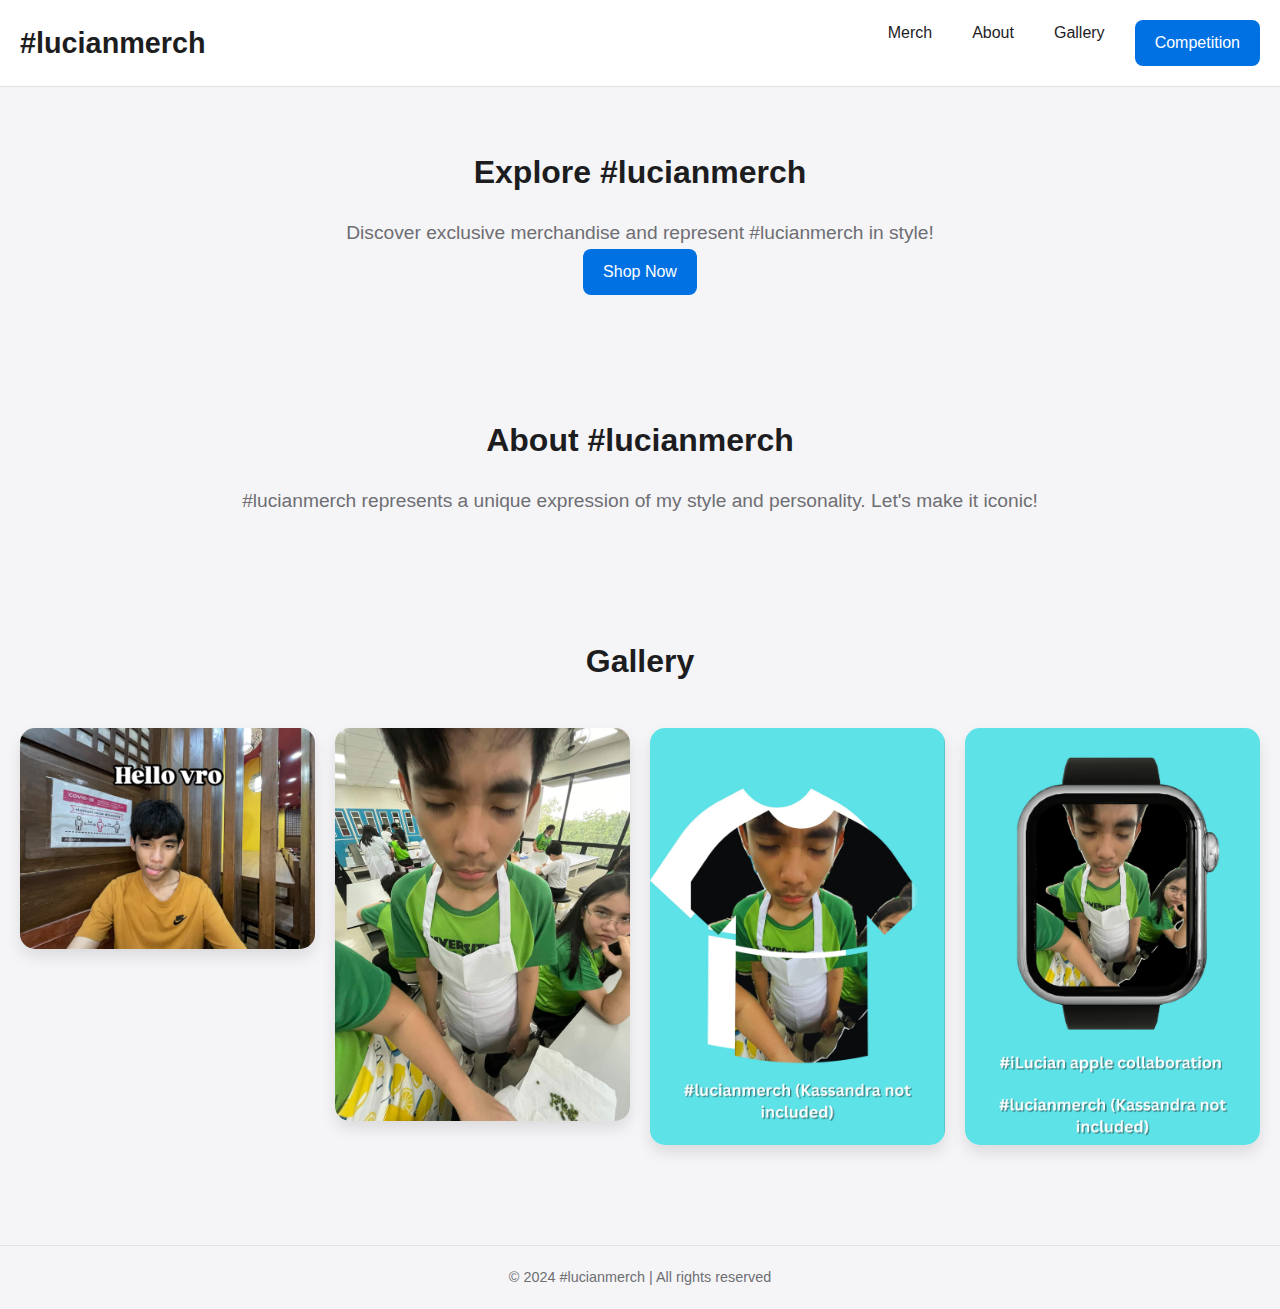
<file: index.html>
<!DOCTYPE html>
<html lang="en">
<head>
  <meta charset="UTF-8">
  <meta name="viewport" content="width=device-width, initial-scale=1.0">
  <title>#lucianmerch</title>
  <link rel="stylesheet" href="lucianmerchCSS.css">
  <style>
    .cta-button, .compete-button {
      display: inline-block;
      padding: 10px 20px;
      background-color: #0071e3; /* Apple blue */
      color: white;
      text-decoration: none;
      border-radius: 8px;
      font-size: 1rem;
      text-align: center;
      cursor: pointer;
      transition: background-color 0.3s ease;
    }
    .cta-button:hover, .compete-button:hover {
      background-color: #005bb5;
    }
  </style>
</head>
<body>
  <header>
    <div class="logo">
      <h1>#lucianmerch</h1>
    </div>
    <nav>
      <ul>
        <li><a href="merch.html">Merch</a></li>
        <li><a href="about.html">About</a></li>
        <li><a href="gallery.html">Gallery</a></li>
        <li><a href="competition.html" class="compete-button">Competition</a></li> <!-- Added button for Competition -->
      </ul>
    </nav>
  </header>

  <section id="merch" class="container">
    <h2>Explore #lucianmerch</h2>
    <p>Discover exclusive merchandise and represent #lucianmerch in style!</p>
    <a href="gallery.html" class="cta-button">Shop Now</a> <!-- Changed button to link -->
  </section>

  <section id="about" class="container">
    <h2>About #lucianmerch</h2>
    <p>#lucianmerch represents a unique expression of my style and personality. Let's make it iconic!</p>
  </section>

  <section id="gallery" class="container">
    <h2>Gallery</h2>
    <div class="gallery-grid">
      <img src="hellovrolucianmerch.jpg" alt="#lucianmerch 1">
      <img src="originallucianmerch.jpg" alt="#lucianmerch 2">
      <img src="lucianshirt.jpg" alt="#lucianmerch 3">
      <img src="lucianwatch.jpg" alt="#lucianmerch 4">
    </div>
  </section>

  <footer>
    <p>© 2024 #lucianmerch | All rights reserved</p>
  </footer>
</body>
</html>
</file>
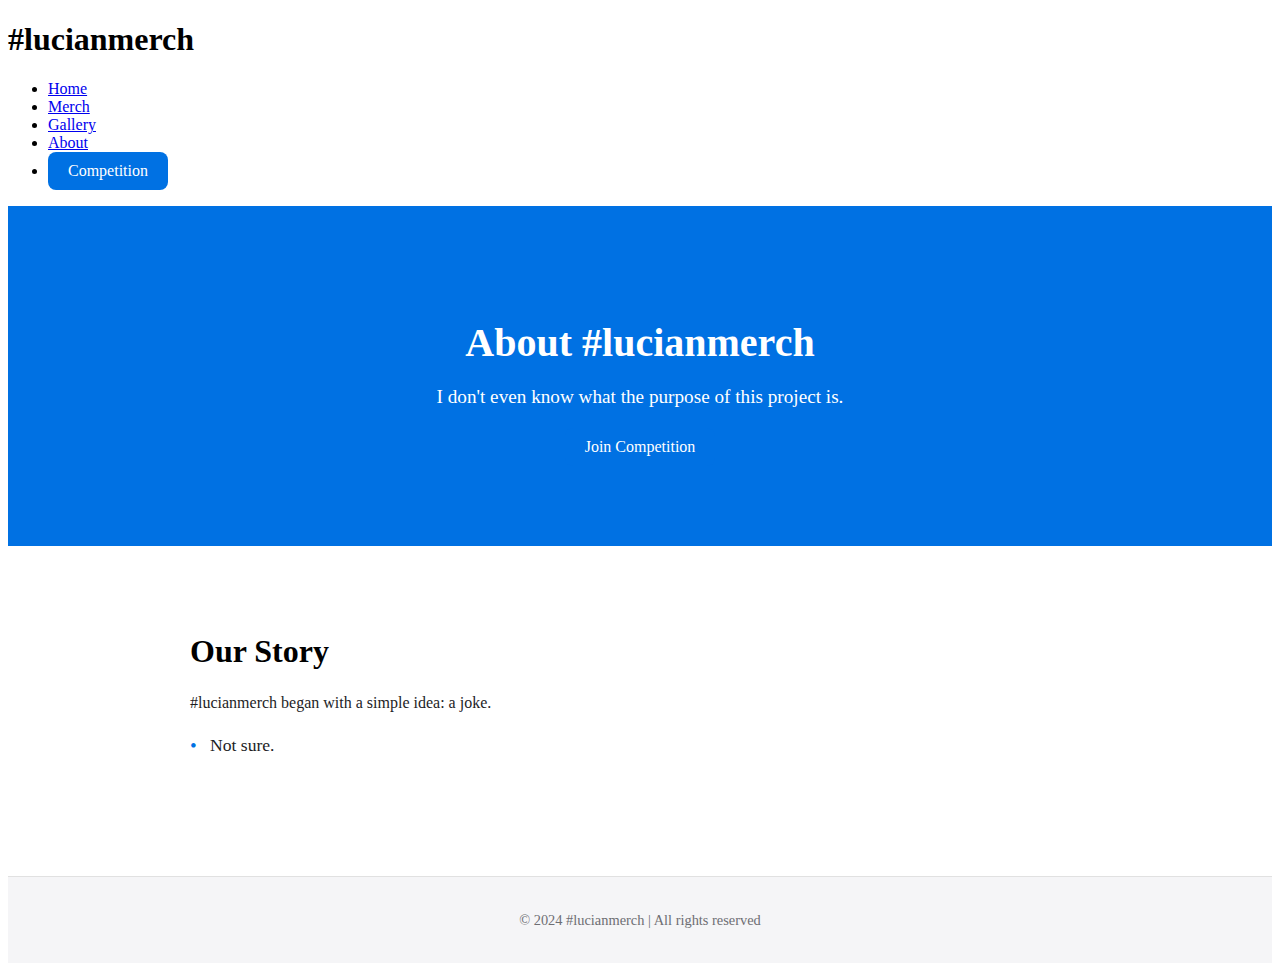
<file: about.html>
<!DOCTYPE html>
<html lang="en">
<head>
  <meta charset="UTF-8">
  <meta name="viewport" content="width=device-width, initial-scale=1.0">
  <title>About #lucianmerch</title>
  <link rel="stylesheet" href="aboutCSS.css"> <!-- Link your CSS here -->
  <style>
    .cta-button, .compete-button {
      display: inline-block;
      padding: 10px 20px;
      background-color: #0071e3; /* Apple blue */
      color: white;
      text-decoration: none;
      border-radius: 8px;
      font-size: 1rem;
      text-align: center;
      cursor: pointer;
      transition: background-color 0.3s ease;
    }
    .cta-button:hover, .compete-button:hover {
      background-color: #005bb5;
    }
  </style>
</head>
<body>
  <header>
    <div class="logo">
      <h1>#lucianmerch</h1>
    </div>
    <nav>
      <ul>
        <li><a href="index.html">Home</a></li>
        <li><a href="merch.html">Merch</a></li>
        <li><a href="gallery.html">Gallery</a></li>
        <li><a href="about.html">About</a></li>
        <li><a href="competition.html" class="compete-button">Competition</a></li> <!-- Added button for Competition -->
      </ul>
    </nav>
  </header>

  <section id="about-intro">
    <div class="hero">
      <h2>About #lucianmerch</h2>
      <p>I don't even know what the purpose of this project is.</p>
      <a href="competition.html" class="cta-button">Join Competition</a> <!-- Added button for Competition -->
    </div>
  </section>

  <section id="about-content">
    <div class="about-container">
      <h2>Our Story</h2>
      <p>#lucianmerch began with a simple idea: a joke.</p>

      <ul>
        <li>Not sure.</li>
      </ul>
    </div>
  </section>

  <footer>
    <p>© 2024 #lucianmerch | All rights reserved</p>
  </footer>
</body>
</html>
</file>
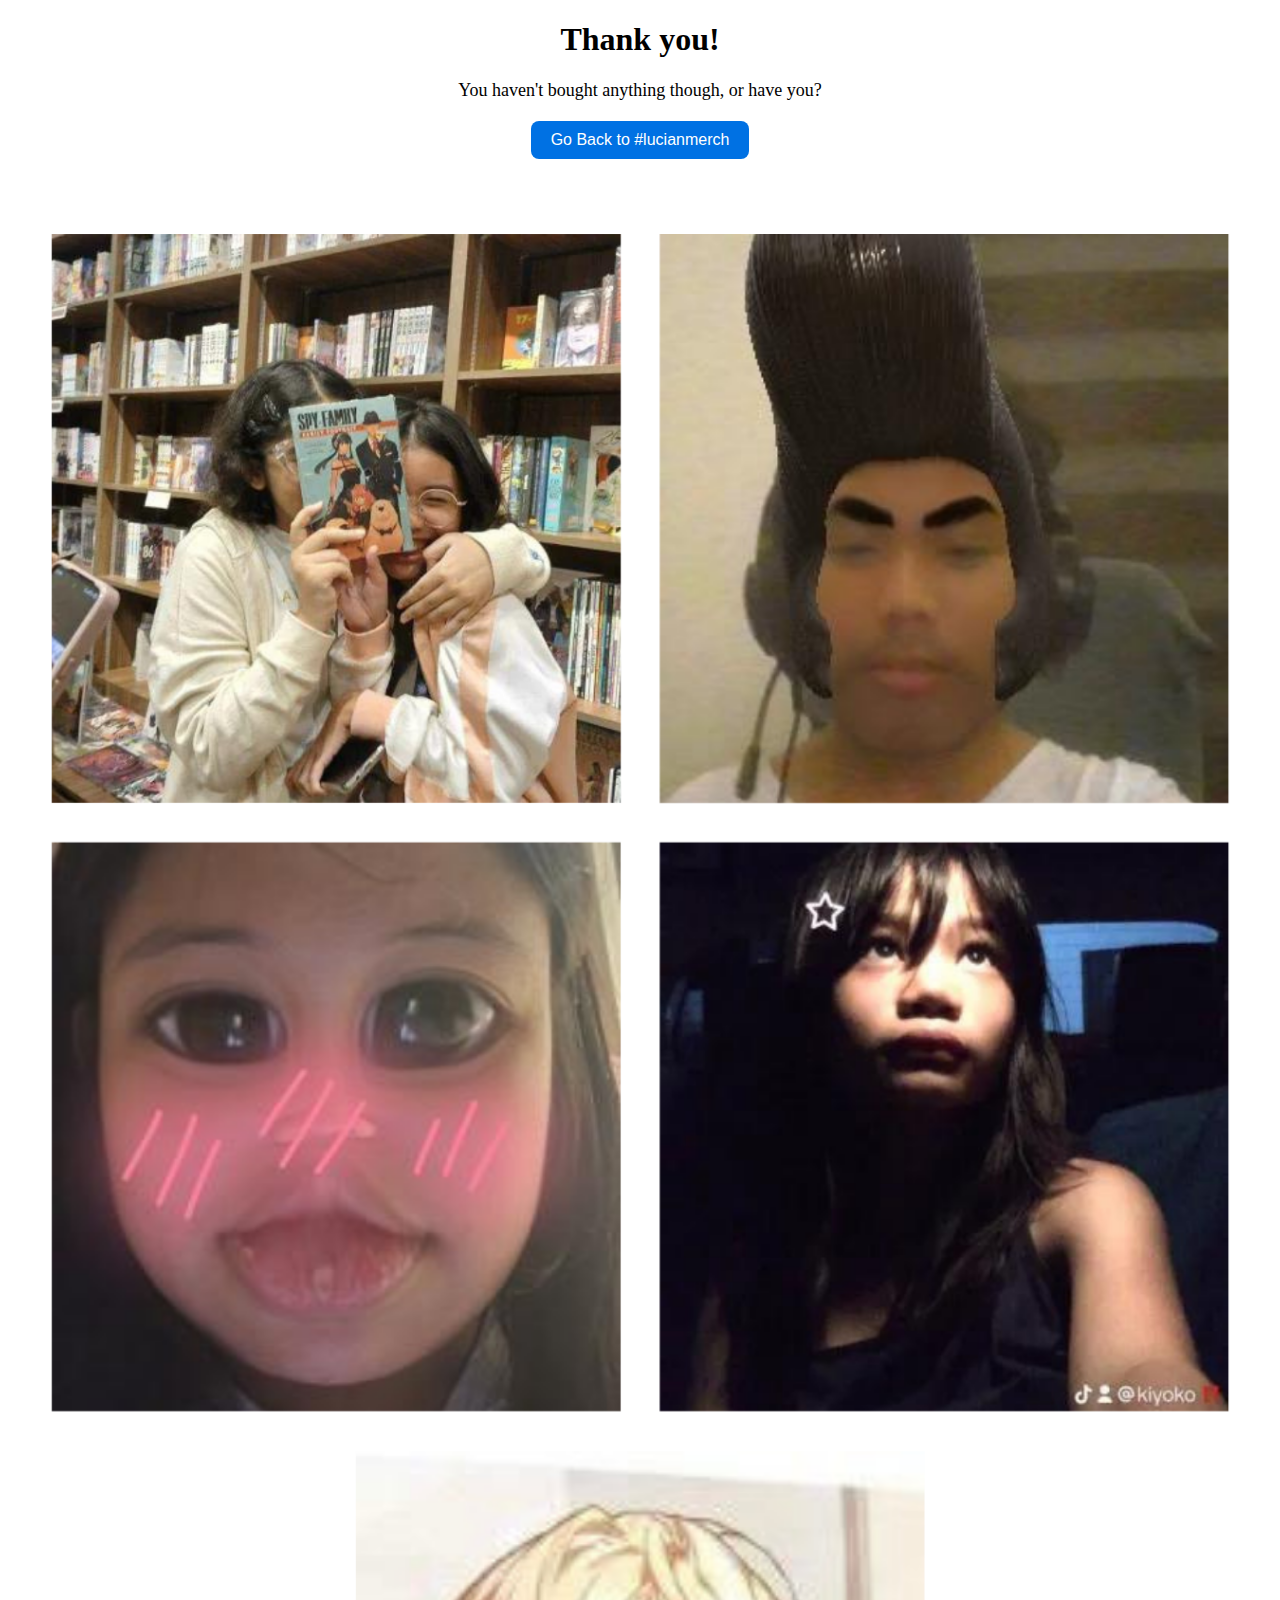
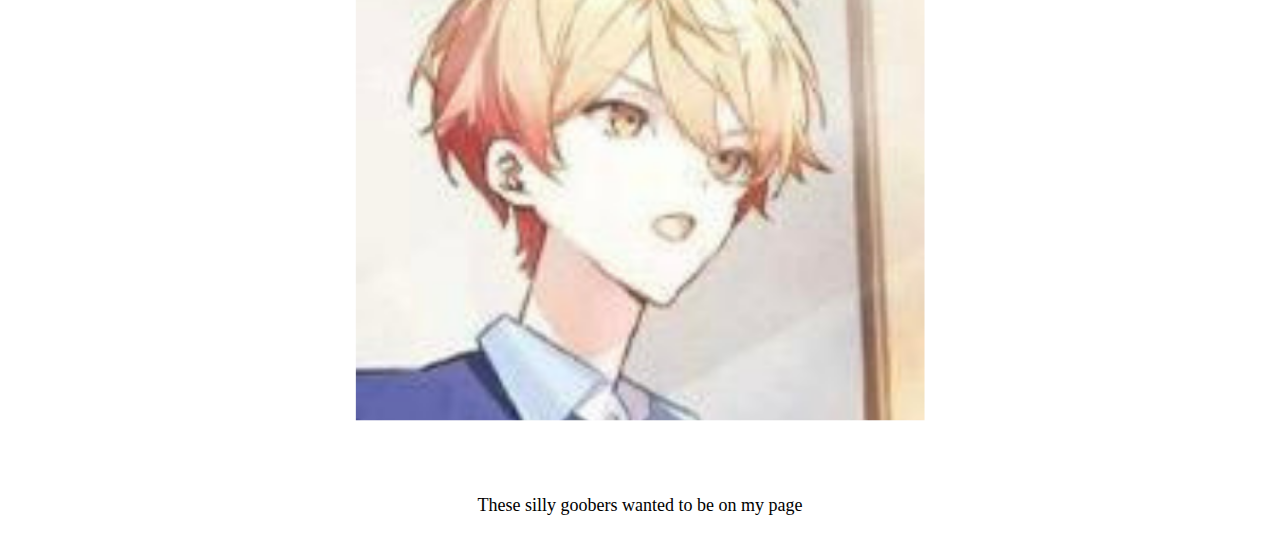
<file: bought.html>
<!DOCTYPE html>
<html lang="en">
<head>
    <meta charset="UTF-8">
    <meta name="viewport" content="width=device-width, initial-scale=1.0">
    <title>Thank You</title>
    <style>
        .button {
            display: block; 
            margin: 20px auto;
            padding: 10px 20px;
            background-color: #0071e3; /* Apple blue */
            color: white;
            border: none;
            border-radius: 8px;
            font-size: 1rem;
            cursor: pointer;
            text-align: center;
        }
        .button:hover {
            background-color: #005bb5;
        }
        .thank-you-image {
            display: block;
            margin: 20px auto;
            max-width: 100%;
            height: auto;
        }
        p {
            font-size: large;
        }
    </style>
</head>
<body>
    <h1 style="text-align: center;">
        Thank you!
    </h1>
    
    <p style="text-align: center;">
        You haven't bought anything though, or have you?
    </p>

    <!-- Updated button to link to bought.html -->
    <button class="button" onclick="window.location.href='index.html'">Go Back to #lucianmerch</button>

    <!-- Add image at the end -->
    <img src="m12.jpg" alt="These silly people wanted to be inside Lucian's website" class="thank-you-image">
    
    <p style="text-align: center;">
        These silly goobers wanted to be on my page
    </p>
    
</body>
</html>
</file>
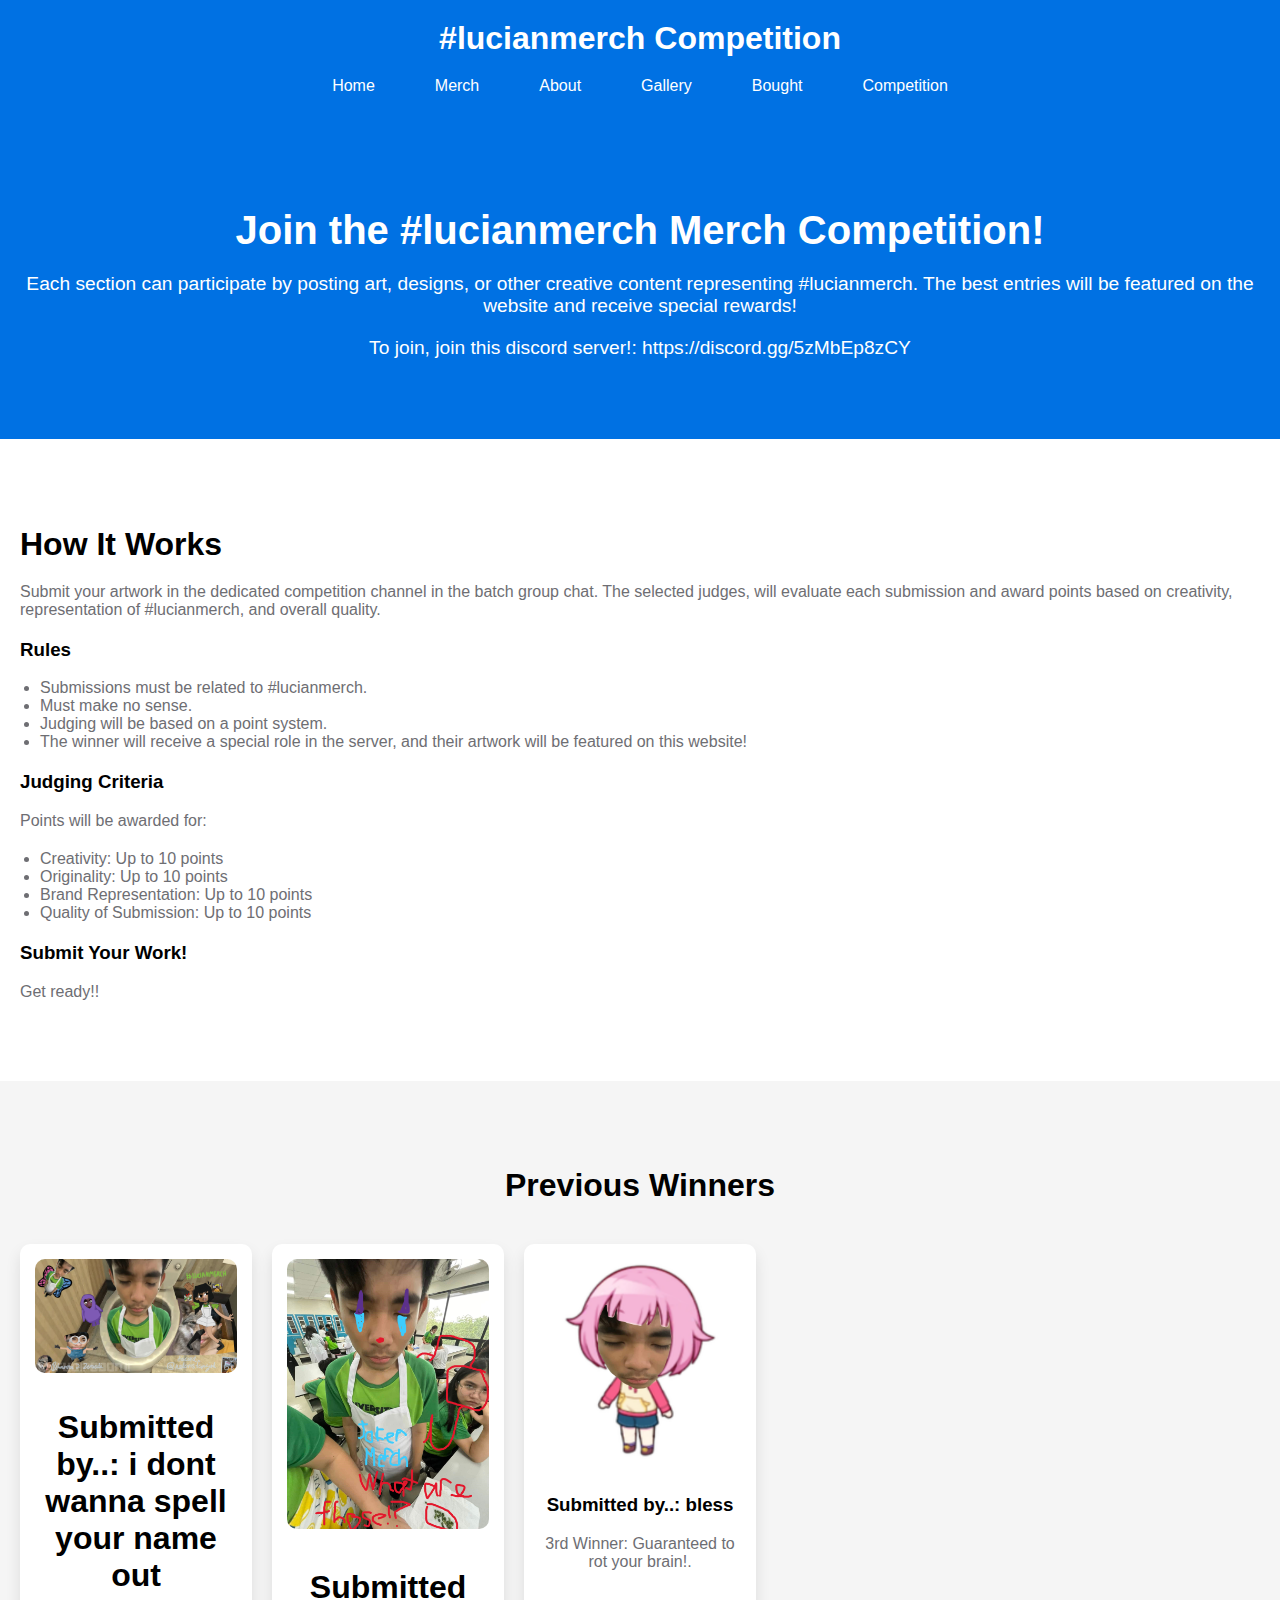
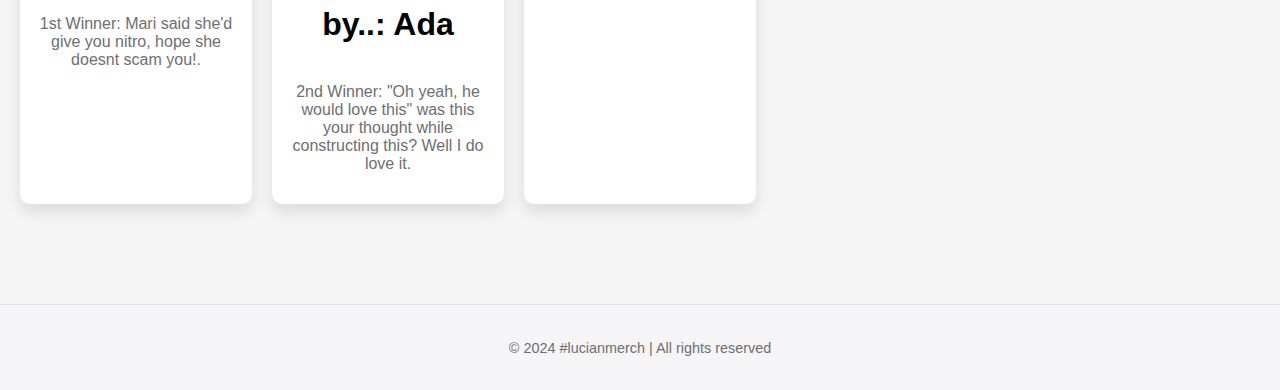
<file: competition.html>
<!DOCTYPE html>
<html lang="en">
<head>
  <meta charset="UTF-8">
  <meta name="viewport" content="width=device-width, initial-scale=1.0">
  <title>#lucianmerch - Competition</title>
  <link rel="stylesheet" href="competitionCSS.css"> <!-- Link to the referenced CSS -->
</head>
<body>
  <header>
    <div class="logo">
      <h1>#lucianmerch Competition</h1>
    </div>
    <nav>
      <ul>
        <li><a href="index.html">Home</a></li>
        <li><a href="merch.html">Merch</a></li>
        <li><a href="about.html">About</a></li>
        <li><a href="gallery.html">Gallery</a></li>
        <li><a href="bought.html">Bought</a></li>
        <li><a href="competition.html">Competition</a></li> <!-- Link to competition -->
      </ul>
    </nav>
  </header>

  <section id="competition-intro">
    <div class="hero">
      <h2>Join the #lucianmerch Merch Competition!</h2>
      <p>Each section can participate by posting art, designs, or other creative content representing #lucianmerch. The best entries will be featured on the website and receive special rewards!</p>
      <p> To join, join this discord server!: https://discord.gg/5zMbEp8zCY </p>
    </div>
  </section>

  <section id="competition">
    <h2>How It Works</h2>
    <p>Submit your artwork in the dedicated competition channel in the batch group chat. The selected judges, will evaluate each submission and award points based on creativity, representation of #lucianmerch, and overall quality.</p>
    
    <h3>Rules</h3>
    <ul>
      <li>Submissions must be related to #lucianmerch.</li>
      <li>Must make no sense.</li>
      <li>Judging will be based on a point system.</li>
      <li>The winner will receive a special role in the server, and their artwork will be featured on this website!</li>
    </ul>

    <h3>Judging Criteria</h3>
    <p>Points will be awarded for:</p>
    <ul>
      <li>Creativity: Up to 10 points</li>
      <li>Originality: Up to 10 points</li>
      <li>Brand Representation: Up to 10 points</li>
      <li>Quality of Submission: Up to 10 points</li>
    </ul>

    <h3>Submit Your Work!</h3>
    <p>Get ready!!</p>
  </section>

  <section id="gallery">
    <h2>Previous Winners</h2>
    <div class="gallery-grid">
      <div class="gallery-item">
        <img src="1234.jpg" alt="Winner 1">
        <h1>Submitted by..: i dont wanna spell your name out </h1>
        <p>1st Winner: Mari said she'd give you nitro, hope she doesnt scam you!.</p>
      </div>

      <div class="gallery-item">
        <img src="123.jpg" alt="Winner 2">
        <h2>Submitted by..: Ada </h2>
        <p>2nd Winner: "Oh yeah, he would love this" was this your thought while constructing this? Well I do love it.</p>
      </div>

     <div class="gallery-item">
        <img src="kawakel.jpg" alt="Winner 3">
        <h3>Submitted by..: bless </h3>
        <p>3rd Winner: Guaranteed to rot your brain!.</p>
      </div>
    </div>
  </section>

  <footer>
    <p>© 2024 #lucianmerch | All rights reserved</p>
  </footer>
</body>
</html>
</file>
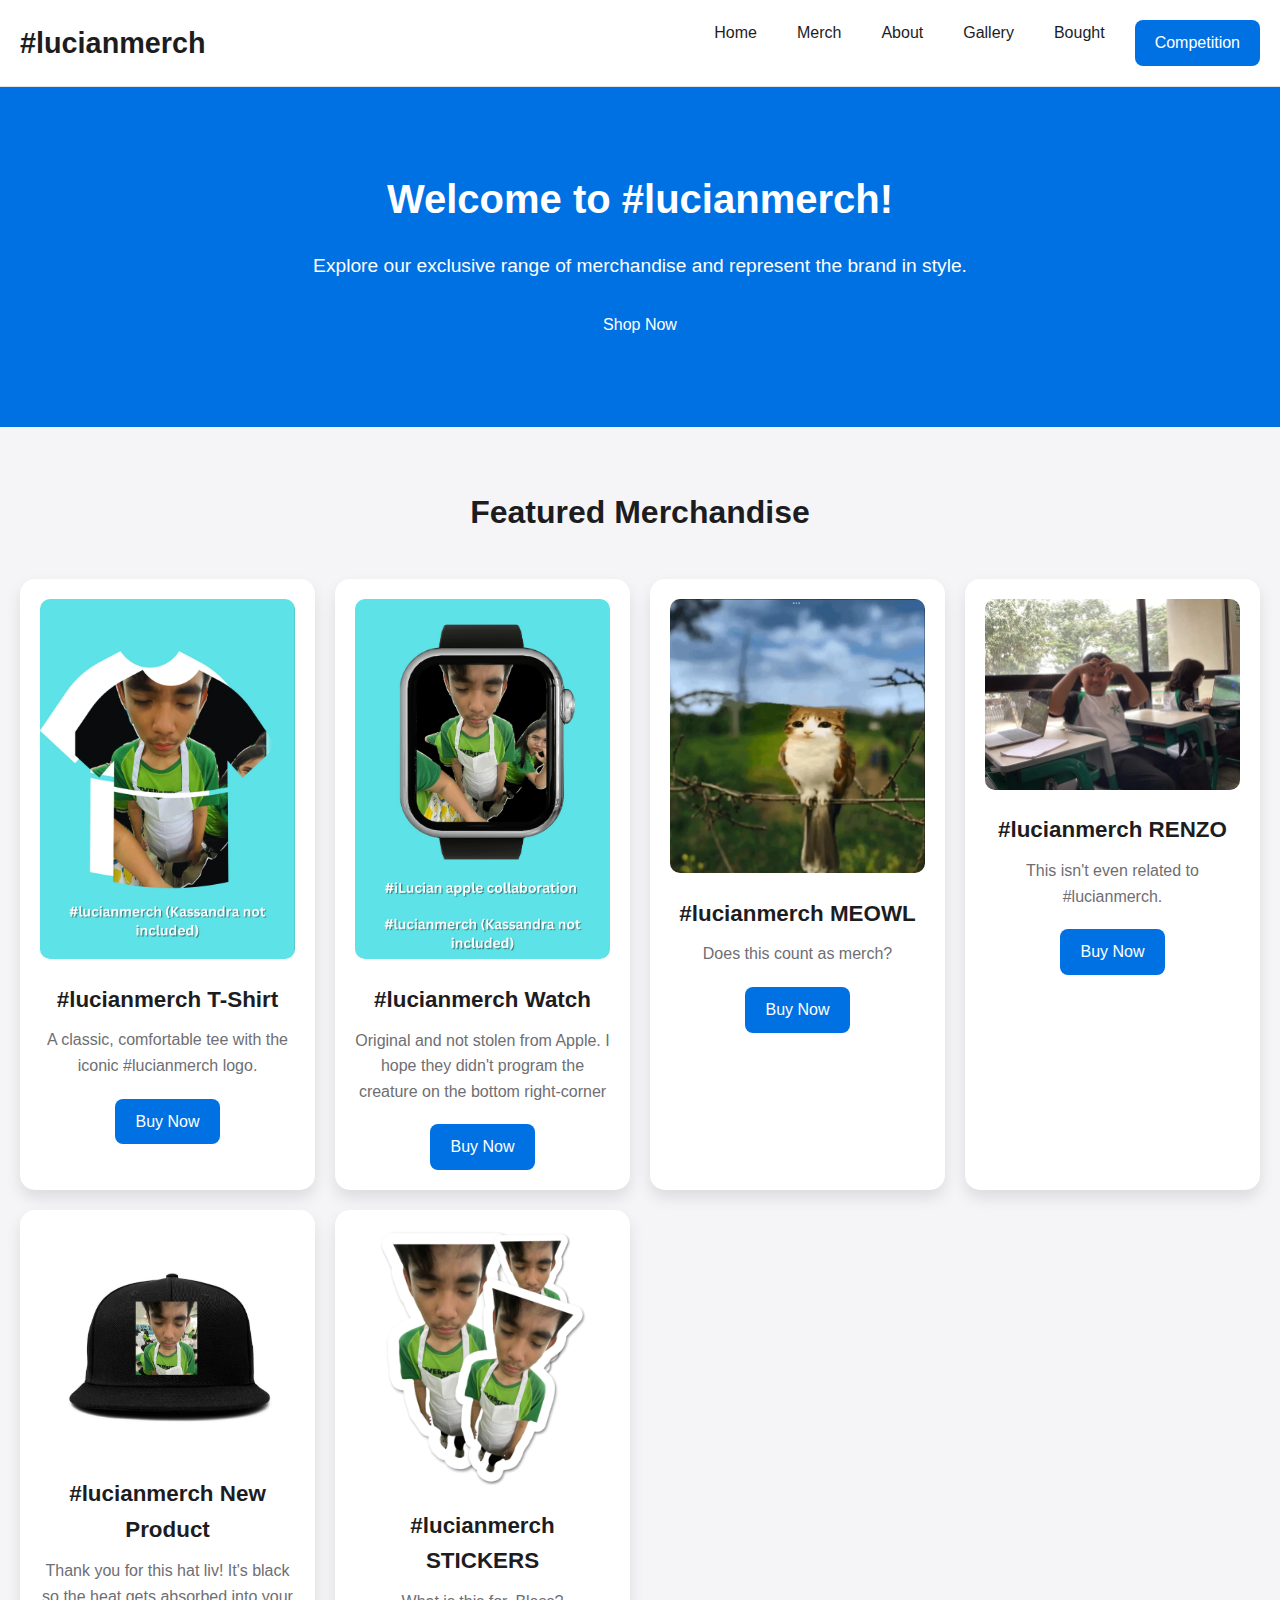
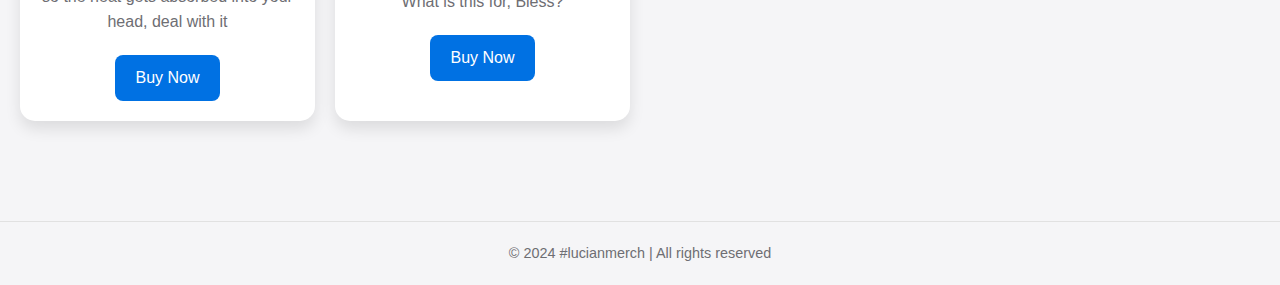
<file: gallery.html>
<!DOCTYPE html>
<html lang="en">
<head>
  <meta charset="UTF-8">
  <meta name="viewport" content="width=device-width, initial-scale=1.0">
  <title>#lucianmerch - Exclusive Merchandise</title>
  <link rel="stylesheet" href="merchCSS.css"> <!-- Link your CSS here -->
  <style>
    .buy-button, .compete-button {
      display: inline-block;
      padding: 10px 20px;
      background-color: #0071e3; /* Apple blue */
      color: white;
      text-decoration: none;
      border-radius: 8px;
      font-size: 1rem;
      text-align: center;
      cursor: pointer;
      transition: background-color 0.3s ease;
    }
    .buy-button:hover, .compete-button:hover {
      background-color: #005bb5;
    }
  </style>
</head>
<body>
  <header>
    <div class="logo">
      <h1>#lucianmerch</h1>
    </div>
    <nav>
      <ul>
        <li><a href="index.html">Home</a></li>
        <li><a href="merch.html">Merch</a></li>
        <li><a href="about.html">About</a></li>
        <li><a href="gallery.html">Gallery</a></li>
        <li><a href="bought.html">Bought</a></li>
        <li><a href="competition.html" class="compete-button">Competition</a></li> <!-- Added button for Competition -->
      </ul>
    </nav>
  </header>

  <section id="intro">
    <div class="hero">
      <h2>Welcome to #lucianmerch!</h2>
      <p>Explore our exclusive range of merchandise and represent the brand in style.</p>
      <a href="index.html" class="buy-button">Shop Now</a>
    </div>
  </section>

  <section id="merch">
    <h2>Featured Merchandise</h2>
    <div class="merch-grid">
      <div class="merch-item">
        <img src="lucianshirt.jpg" alt="#lucianmerch T-Shirt">
        <h3>#lucianmerch T-Shirt</h3>
        <p>A classic, comfortable tee with the iconic #lucianmerch logo.</p>
        <a href="bought.html" class="buy-button">Buy Now</a>
      </div>

      <div class="merch-item">
        <img src="lucianwatch.jpg" alt="#lucianmerch watch (DIGITAL)">
        <h3>#lucianmerch Watch</h3>
        <p>Original and not stolen from Apple. I hope they didn't program the creature on the bottom right-corner</p>
        <a href="bought.html" class="buy-button">Buy Now</a>
      </div>

      <div class="merch-item">
        <img src="meowl.jpg" alt="#lucianmerch signature animal">
        <h3>#lucianmerch MEOWL</h3>
        <p>Does this count as merch?</p>
        <a href="bought.html" class="buy-button">Buy Now</a>
      </div>

      <div class="merch-item">
        <img src="renzo.jpg" alt="#lucianmerch RENZO">
        <h3>#lucianmerch RENZO</h3>
        <p>This isn't even related to #lucianmerch.</p>
        <a href="bought.html" class="buy-button">Buy Now</a>
      </div>
      
      <!-- New Featured Product -->
      <div class="merch-item">
        <img src="lucianhat.jpg" alt="#lucianmerch New HAT product!!1">
        <h3>#lucianmerch New Product</h3>
        <p>Thank you for this hat liv! It's black so the heat gets absorbed into your head, deal with it</p>
        <a href="bought.html" class="buy-button">Buy Now</a>
      </div>

      <div class="merch-item">
        <img src="lucianstickers.jpg" alt="#lucianmerch STICKERS??!?!?!">
        <h3>#lucianmerch STICKERS</h3>
        <p>What is this for, Bless?</p>
        <a href="bought.html" class="buy-button">Buy Now</a>
      </div>
      
    </div>
  </section>

  <footer>
    <p>© 2024 #lucianmerch | All rights reserved</p>
  </footer>
</body>
</html>
</file>
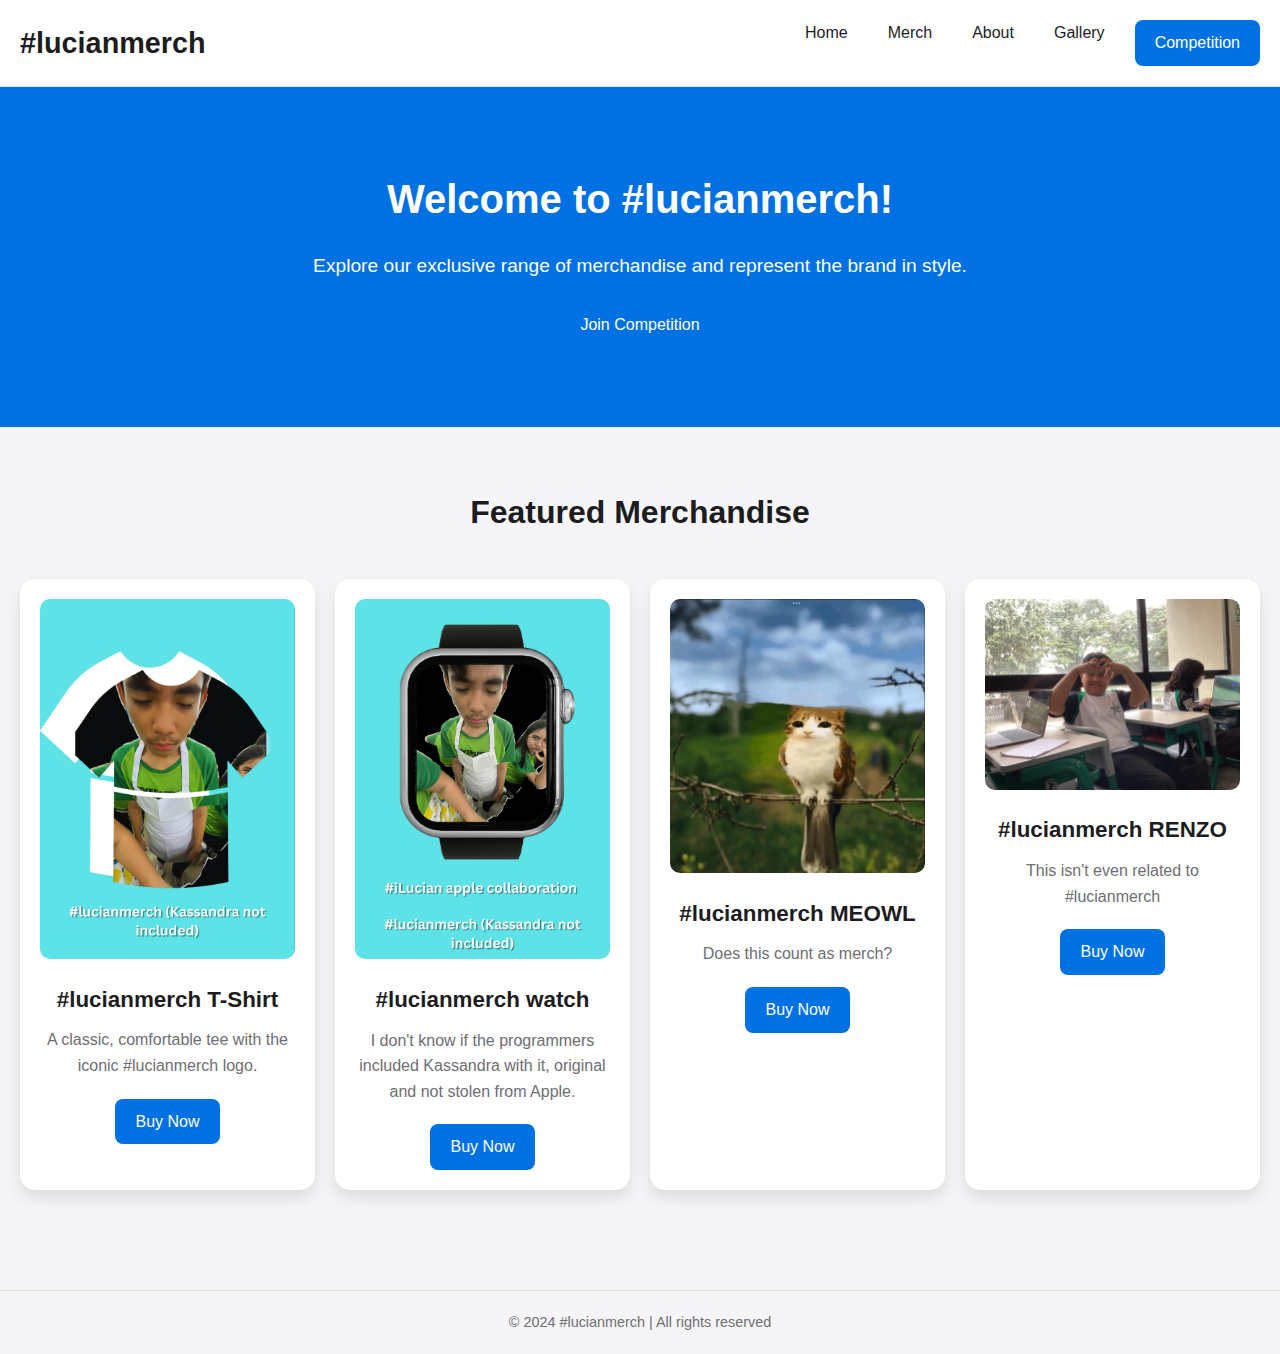
<file: merch.html>
<!DOCTYPE html>
<html lang="en">
<head>
  <meta charset="UTF-8">
  <meta name="viewport" content="width=device-width, initial-scale=1.0">
  <title>#lucianmerch - Exclusive Merchandise</title>
  <link rel="stylesheet" href="merchCSS.css"> <!-- Link your CSS here -->
  <style>
    .cta-button, .buy-button, .compete-button {
      display: inline-block;
      padding: 10px 20px;
      background-color: #0071e3; /* Apple blue */
      color: white;
      text-decoration: none;
      border-radius: 8px;
      font-size: 1rem;
      text-align: center;
      cursor: pointer;
      transition: background-color 0.3s ease;
    }
    .cta-button:hover, .buy-button:hover, .compete-button:hover {
      background-color: #005bb5;
    }
  </style>
</head>
<body>
  <header>
    <div class="logo">
      <h1>#lucianmerch</h1>
    </div>
    <nav>
      <ul>
        <li><a href="index.html">Home</a></li> <!-- Changed link -->
        <li><a href="merch.html">Merch</a></li>
        <li><a href="about.html">About</a></li>
        <li><a href="gallery.html">Gallery</a></li>
        <li><a href="competition.html" class="compete-button">Competition</a></li> <!-- Added button for Competition -->
      </ul>
    </nav>
  </header>

  <section id="intro">
    <div class="hero">
      <h2>Welcome to #lucianmerch!</h2>
      <p>Explore our exclusive range of merchandise and represent the brand in style.</p>
      <a href="competition.html" class="cta-button">Join Competition</a> <!-- Added button for Competition -->
    </div>
  </section>

  <section id="merch">
    <h2>Featured Merchandise</h2>
    <div class="merch-grid">
      <div class="merch-item">
        <img src="lucianshirt.jpg" alt="#lucianmerch T-Shirt">
        <h3>#lucianmerch T-Shirt</h3>
        <p>A classic, comfortable tee with the iconic #lucianmerch logo.</p>
        <a href="bought.html" class="buy-button">Buy Now</a> <!-- Changed button to link -->
      </div>

      <div class="merch-item">
        <img src="lucianwatch.jpg" alt="#lucianmerch watch (DIGITAL)">
        <h3>#lucianmerch watch</h3>
        <p>I don't know if the programmers included Kassandra with it, original and not stolen from Apple.</p>
        <a href="bought.html" class="buy-button">Buy Now</a> <!-- Changed button to link -->
      </div>

      <div class="merch-item">
        <img src="meowl.jpg" alt="#lucianmerch signature animal">
        <h3>#lucianmerch MEOWL</h3>
        <p>Does this count as merch?</p>
        <a href="bought.html" class="buy-button">Buy Now</a> <!-- Changed button to link -->
      </div>

      <div class="merch-item">
        <img src="renzo.jpg" alt="#lucianmerch RENZO">
        <h3>#lucianmerch RENZO</h3>
        <p>This isn't even related to #lucianmerch</p>
        <a href="bought.html" class="buy-button">Buy Now</a> <!-- Changed button to link -->
      </div>
    </div>
  </section>

  <footer>
    <p>© 2024 #lucianmerch | All rights reserved</p>
  </footer>
</body>
</html>
</file>
<file: lucianmerchCSS.css>
* {
    margin: 0;
    padding: 0;
    box-sizing: border-box;
  }
  
  body {
    font-family: 'Helvetica Neue', Arial, sans-serif;
    background-color: #f5f5f7; /* Light background */
    color: #1d1d1f; /* Dark gray for text */
    line-height: 1.6;
  }
  
  header {
    display: flex;
    justify-content: space-between;
    align-items: center;
    padding: 20px;
    background-color: #ffffff;
    border-bottom: 1px solid #e1e1e1;
  }
  
  .logo h1 {
    font-size: 1.8rem;
    font-weight: 600;
    color: #1d1d1f;
  }
  
  nav ul {
    list-style: none;
    display: flex;
  }
  
  nav ul li {
    margin-left: 20px;
  }
  
  nav ul li a {
    text-decoration: none;
    color: #1d1d1f;
    font-size: 1rem;
    padding: 10px;
    transition: color 0.3s ease;
  }
  
  nav ul li a:hover {
    color: #0071e3; /* Apple blue */
  }
  
  .container {
    padding: 60px 20px;
    text-align: center;
  }
  
  h2 {
    font-size: 2rem;
    margin-bottom: 20px;
  }
  
  p {
    font-size: 1.2rem;
    color: #6e6e73;
  }
  
  .cta-button {
    background-color: #0071e3;
    color: white;
    padding: 12px 30px;
    border: none;
    border-radius: 10px;
    font-size: 1rem;
    cursor: pointer;
    transition: background-color 0.3s ease;
  }
  
  .cta-button:hover {
    background-color: #005bb5;
  }
  
  .gallery-grid {
    display: grid;
    grid-template-columns: repeat(auto-fill, minmax(250px, 1fr));
    gap: 20px;
    margin-top: 40px;
  }
  
  .gallery-grid img {
    width: 100%;
    height: auto;
    border-radius: 15px;
    box-shadow: 0 8px 15px rgba(0, 0, 0, 0.1);
    transition: transform 0.3s ease;
  }
  
  .gallery-grid img:hover {
    transform: scale(1.05); /* Subtle zoom effect */
  }
  
  footer {
    text-align: center;
    padding: 20px;
    background-color: #f5f5f7;
    border-top: 1px solid #e1e1e1;
    margin-top: 40px;
  }
  
  footer p {
    color: #6e6e73;
    font-size: 0.9rem;
  }
</file>
<file: aboutCSS.css>
/* About Page Styles */

#about-intro {
    background-color: #0071e3;
    color: white;
    text-align: center;
    padding: 80px 20px;
  }
  
  #about-intro .hero h2 {
    font-size: 2.5rem;
    margin-bottom: 20px;
  }
  
  #about-intro .hero p {
    font-size: 1.2rem;
    margin-bottom: 20px;
  }
  
  #about-content {
    padding: 60px 20px;
    max-width: 900px;
    margin: 0 auto;
  }
  
  .about-container h2 {
    font-size: 2rem;
    margin-bottom: 20px;
  }
  
  .about-container p {
    font-size: 1rem;
    line-height: 1.6;
    color: #1d1d1f;
    margin-bottom: 20px;
  }
  
  .about-container ul {
    list-style: none;
    margin-bottom: 20px;
    padding-left: 0;
  }
  
  .about-container ul li {
    font-size: 1.1rem;
    margin-bottom: 10px;
    color: #1d1d1f;
    padding-left: 20px;
    position: relative;
  }
  
  .about-container ul li::before {
    content: "•";
    position: absolute;
    left: 0;
    color: #0071e3; /* Apple blue */
    font-size: 1.2rem;
  }
  
  .cta-section {
    text-align: center;
    margin-top: 40px;
  }
  
  .cta-section p {
    font-size: 1.3rem;
    color: #1d1d1f;
    margin-bottom: 20px;
  }
  
  .cta-button {
    background-color: #0071e3;
    color: white;
    padding: 12px 30px;
    border: none;
    border-radius: 10px;
    font-size: 1rem;
    cursor: pointer;
    transition: background-color 0.3s ease;
  }
  
  .cta-button:hover {
    background-color: #005bb5;
  }
  
  footer {
    text-align: center;
    padding: 20px;
    background-color: #f5f5f7;
    border-top: 1px solid #e1e1e1;
    margin-top: 40px;
  }
  
  footer p {
    color: #6e6e73;
    font-size: 0.9rem;
  }
</file>
<file: competitionCSS.css>
/* General Styles */
body {
    font-family: Arial, sans-serif;
    margin: 0;
    padding: 0;
    background-color: #f5f5f5;
  }
  
  header {
    background-color: #0071e3;
    color: white;
    padding: 20px 0;
    text-align: center;
  }
  
  header .logo h1 {
    margin: 0;
    font-size: 2rem;
  }
  
  nav ul {
    list-style: none;
    padding: 0;
    margin: 20px 0 0;
    display: flex;
    justify-content: center;
    gap: 20px;
  }
  
  nav ul li {
    display: inline;
  }
  
  nav ul li a {
    color: white;
    text-decoration: none;
    font-size: 1rem;
    padding: 10px 20px;
  }
  
  nav ul li a:hover {
    background-color: #005bb5;
    border-radius: 8px;
  }
  
  /* Competition Intro Section */
  #competition-intro {
    background-color: #0071e3;
    color: white;
    text-align: center;
    padding: 60px 20px;
  }
  
  #competition-intro .hero h2 {
    font-size: 2.5rem;
    margin-bottom: 20px;
  }
  
  #competition-intro .hero p {
    font-size: 1.2rem;
    margin-bottom: 20px;
  }
  
  /* Competition Section */
  #competition {
    padding: 60px 20px;
    background-color: white;
  }
  
  #competition h2 {
    font-size: 2rem;
    margin-bottom: 20px;
  }
  
  #competition p,
  #competition ul {
    font-size: 1rem;
    color: #6e6e73;
    margin-bottom: 20px;
  }
  
  #competition ul {
    list-style: disc;
    padding-left: 20px;
  }
  
  /* Gallery Section */
  #gallery {
    padding: 60px 20px;
    background-color: #f5f5f5;
    text-align: center;
  }
  
  #gallery h2 {
    font-size: 2rem;
    margin-bottom: 40px;
  }
  
  .gallery-grid {
    display: grid;
    grid-template-columns: repeat(auto-fill, minmax(200px, 1fr));
    gap: 20px;
  }
  
  .gallery-item {
    background-color: white;
    padding: 15px;
    border-radius: 10px;
    box-shadow: 0 8px 15px rgba(0, 0, 0, 0.1);
  }
  
  .gallery-item img {
    width: 100%;
    height: auto;
    border-radius: 10px;
    margin-bottom: 10px;
  }
  
  .gallery-item p {
    font-size: 1rem;
    color: #6e6e73;
  }
  
  /* Footer Section */
  footer {
    text-align: center;
    padding: 20px;
    background-color: #f5f5f7;
    border-top: 1px solid #e1e1e1;
    margin-top: 40px;
  }
  
  footer p {
    color: #6e6e73;
    font-size: 0.9rem;
  }
</file>
<file: merchCSS.css>
/* General Styles */
* {
    margin: 0;
    padding: 0;
    box-sizing: border-box;
  }
  
  body {
    font-family: 'Helvetica Neue', Arial, sans-serif;
    background-color: #f5f5f7;
    color: #1d1d1f;
    line-height: 1.6;
  }
  
  header {
    display: flex;
    justify-content: space-between;
    align-items: center;
    padding: 20px;
    background-color: #ffffff;
    border-bottom: 1px solid #e1e1e1;
  }
  
  .logo h1 {
    font-size: 1.8rem;
    font-weight: 600;
    color: #1d1d1f;
  }
  
  nav ul {
    list-style: none;
    display: flex;
  }
  
  nav ul li {
    margin-left: 20px;
  }
  
  nav ul li a {
    text-decoration: none;
    color: #1d1d1f;
    font-size: 1rem;
    padding: 10px;
    transition: color 0.3s ease;
  }
  
  nav ul li a:hover {
    color: #0071e3; /* Apple blue */
  }
  
  #intro {
    background-color: #0071e3;
    color: white;
    text-align: center;
    padding: 80px 20px;
  }
  
  .hero h2 {
    font-size: 2.5rem;
    margin-bottom: 20px;
  }
  
  .hero p {
    font-size: 1.2rem;
    margin-bottom: 20px;
  }
  
  .cta-button {
    background-color: white;
    color: #0071e3;
    padding: 12px 30px;
    border: none;
    border-radius: 10px;
    font-size: 1rem;
    cursor: pointer;
    transition: background-color 0.3s ease;
  }
  
  .cta-button:hover {
    background-color: #005bb5;
  }
  
  #merch {
    padding: 60px 20px;
    text-align: center;
  }
  
  #merch h2 {
    font-size: 2rem;
    margin-bottom: 40px;
  }
  
  .merch-grid {
    display: grid;
    grid-template-columns: repeat(auto-fill, minmax(250px, 1fr));
    gap: 20px;
  }
  
  .merch-item {
    background-color: white;
    padding: 20px;
    border-radius: 15px;
    box-shadow: 0 8px 15px rgba(0, 0, 0, 0.1);
  }
  
  .merch-item img {
    width: 100%;
    height: auto;
    border-radius: 10px;
    margin-bottom: 15px;
  }
  
  .merch-item h3 {
    font-size: 1.4rem;
    margin-bottom: 10px;
  }
  
  .merch-item p {
    font-size: 1rem;
    color: #6e6e73;
    margin-bottom: 20px;
  }
  
  .buy-button {
    background-color: #0071e3;
    color: white;
    padding: 12px 30px;
    border: none;
    border-radius: 10px;
    font-size: 1rem;
    cursor: pointer;
    transition: background-color 0.3s ease;
  }
  
  .buy-button:hover {
    background-color: #005bb5;
  }
  
  footer {
    text-align: center;
    padding: 20px;
    background-color: #f5f5f7;
    border-top: 1px solid #e1e1e1;
    margin-top: 40px;
  }
  
  footer p {
    color: #6e6e73;
    font-size: 0.9rem;
  }
</file>
